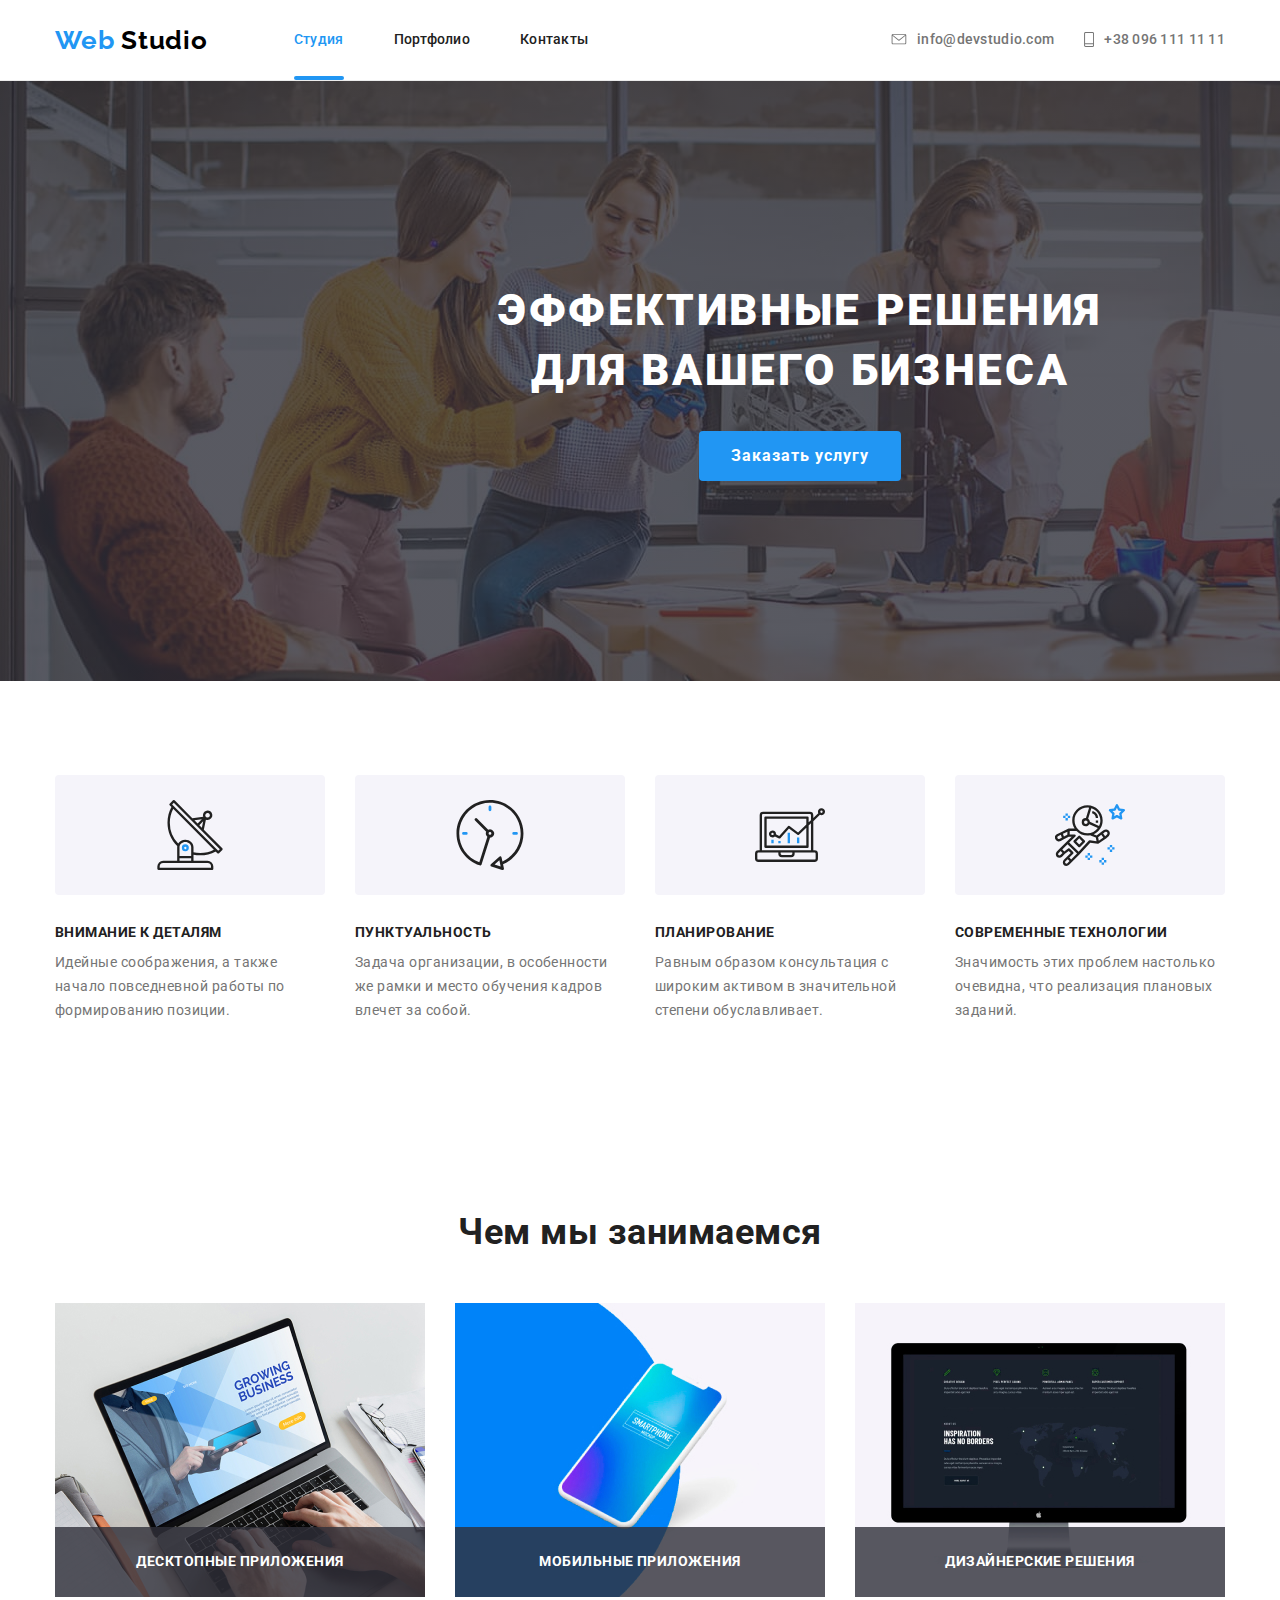
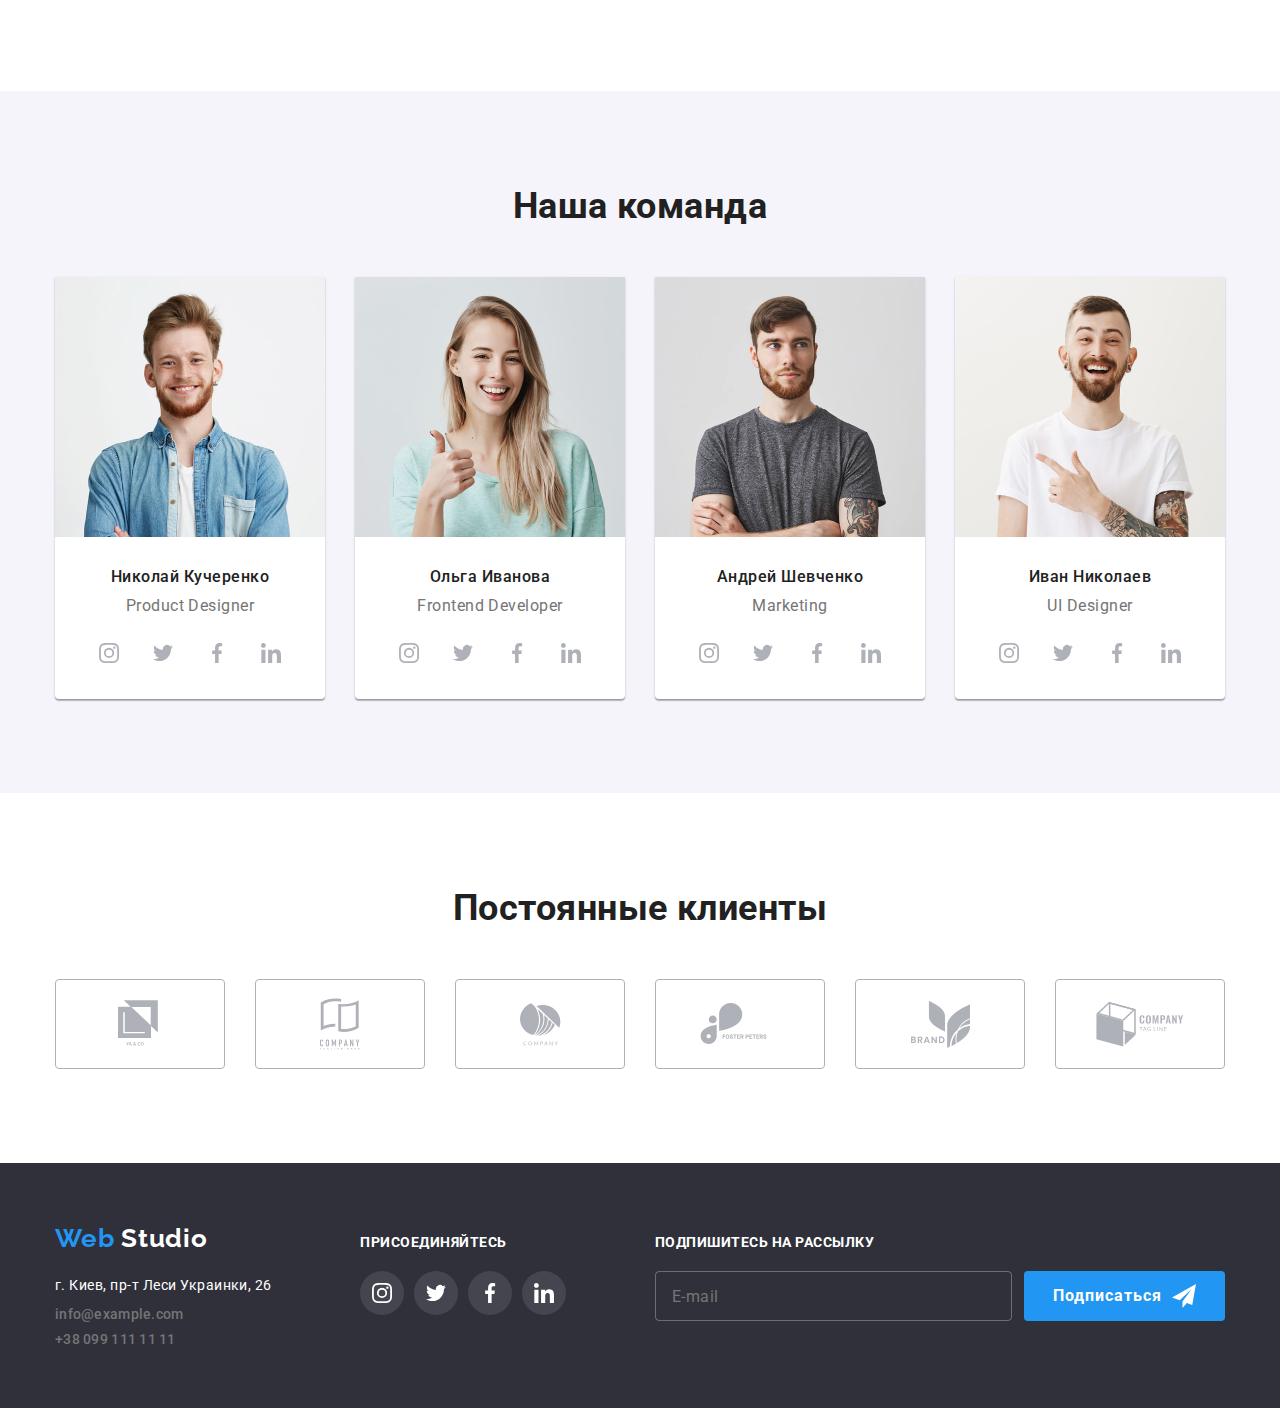
<file: index.html>
<!DOCTYPE html>
<html lang="ru">
 <head>
  <meta charset="UTF-8" />
  <meta http-equiv="X-UA-Compatible" content="IE=edge" />
  <meta name="viewport" content="width=device-width, initial-scale=1.0" />
  <title>Document</title>
  <link rel="preconnect" href="https://fonts.googleapis.com" />
  <link rel="preconnect" href="https://fonts.gstatic.com" crossorigin />
  <link
   href="https://fonts.googleapis.com/css2?family=Raleway:wght@700&family=Roboto:wght@400;500;700&display=swap"
   rel="stylesheet"
  />
  <link
   rel="stylesheet"
   href="https://cdnjs.cloudflare.com/ajax/libs/modern-normalize/1.1.0/modern-normalize.min.css"
  />
  <link rel="stylesheet" href="./css/styles.css" />
 </head>
 <body>
  <header>
   <div class="container header-container">
    <nav>
     <a class="logo" href=""><span class="logo-accent">Web</span> Studio</a>
     <ul class="site-nav">
      <li class="item">
       <a class="link current" href="./index.html">Студия</a>
      </li>
      <li class="item"><a class="link" href="./portfolio.html">Портфолио</a></li>
      <li class="item"><a class="link" href="">Контакты</a></li>
     </ul>
    </nav>

    <ul class="contacts">
     <li class="item">
      <a class="link" href="mailto:info@example.com"
       ><svg width="16px" height="11px">
        <use href="./image/icons.svg#icon-envelope"></use>
       </svg>
       info@devstudio.com
      </a>
     </li>
     <li class="item">
      <a class="link" href="tel:+380991111111"
       ><svg width="10px" height="15px">
        <use href="./image/icons.svg#icon-phone"></use>
       </svg>
       +38 096 111 11 11
      </a>
     </li>
    </ul>
   </div>
  </header>

  <main>
   <section class="hero">
    <h1 class="title">Эффективные решения для вашего бизнеса</h1>
    <div><button data-modal-open class="button">Заказать услугу</button></div>
   </section>

   <section class="section features">
    <div class="container">
     <h2>Преимущества</h2>
     <ul class="feature-list">
      <li class="item">
       <div>
        <svg>
         <use href="./image/icons.svg#icon-antenna"></use>
        </svg>
       </div>
       <h3 class="title">Внимание к деталям</h3>
       <p class="text">
        Идейные соображения, а также начало повседневной работы по формированию позиции.
       </p>
      </li>
      <li class="item">
       <div>
        <svg>
         <use href="./image/icons.svg#icon-clock"></use>
        </svg>
       </div>
       <h3 class="title">Пунктуальность</h3>
       <p class="text">
        Задача организации, в особенности же рамки и место обучения кадров влечет за собой.
       </p>
      </li>
      <li class="item">
       <div>
        <svg>
         <use href="./image/icons.svg#icon-diagram"></use>
        </svg>
       </div>
       <h3 class="title">Планирование</h3>
       <p class="text">
        Равным образом консультация с широким активом в значительной степени обуславливает.
       </p>
      </li>
      <li class="item">
       <div>
        <svg>
         <use href="./image/icons.svg#icon-astronaut"></use>
        </svg>
       </div>
       <h3 class="title">Современные технологии</h3>
       <p class="text">
        Значимость этих проблем настолько очевидна, что реализация плановых заданий.
       </p>
      </li>
     </ul>
    </div>
   </section>

   <section class="section work">
    <div class="container">
     <h2 class="section-title">Чем мы занимаемся</h2>
     <ul class="work">
      <li class="item">
       <img src="./image/laptop.jpg" width="370" alt="Ноутбук" />
       <h3 class="title">Десктопные приложения</h3>
      </li>

      <li class="item">
       <img src="./image/smartphone.jpg" width="370" alt="Смартфон" />
       <h3 class="title">Мобильные приложения</h3>
      </li>

      <li class="item">
       <img src="./image/monitor.jpg" width="370" alt="Монитор" />
       <h3 class="title">Дизайнерские решения</h3>
      </li>
     </ul>
    </div>
   </section>

   <section class="section team">
    <div class="container">
     <h2 class="section-title">Наша команда</h2>
     <ul class="team-list">
      <li class="item card">
       <img src="./image/teammate1.jpg" width="270" alt="" />
       <h3 class="title">Николай Кучеренко</h3>
       <p class="text">Product Designer</p>
       <ul class="networks">
        <li class="item">
         <a href="">
          <svg>
           <use href="./image/icons.svg#icon-instagram"></use>
          </svg>
         </a>
        </li>
        <li class="item">
         <a href="">
          <svg>
           <use href="./image/icons.svg#icon-twitter"></use>
          </svg>
         </a>
        </li>
        <li class="item">
         <a href="">
          <svg>
           <use href="./image/icons.svg#icon-facebook"></use>
          </svg>
         </a>
        </li>
        <li class="item">
         <a href="">
          <svg>
           <use href="./image/icons.svg#icon-linkedin"></use>
          </svg>
         </a>
        </li>
       </ul>
      </li>

      <li class="item card">
       <img src="./image/teammate2.jpg" width="270" alt="" />
       <h3 class="title">Ольга Иванова</h3>
       <p class="text">Frontend Developer</p>
       <ul class="networks">
        <li class="item">
         <a href="">
          <svg>
           <use href="./image/icons.svg#icon-instagram"></use>
          </svg>
         </a>
        </li>
        <li class="item">
         <a href="">
          <svg>
           <use href="./image/icons.svg#icon-twitter"></use>
          </svg>
         </a>
        </li>
        <li class="item">
         <a href="">
          <svg>
           <use href="./image/icons.svg#icon-facebook"></use>
          </svg>
         </a>
        </li>
        <li class="item">
         <a href="">
          <svg>
           <use href="./image/icons.svg#icon-linkedin"></use>
          </svg>
         </a>
        </li>
       </ul>
      </li>

      <li class="item card">
       <img src="./image/teammate3.jpg" width="270" alt="" />
       <h3 class="title">Андрей Шевченко</h3>
       <p class="text">Marketing</p>
       <ul class="networks">
        <li class="item">
         <a href="">
          <svg>
           <use href="./image/icons.svg#icon-instagram"></use>
          </svg>
         </a>
        </li>
        <li class="item">
         <a href="">
          <svg>
           <use href="./image/icons.svg#icon-twitter"></use>
          </svg>
         </a>
        </li>
        <li class="item">
         <a href="">
          <svg>
           <use href="./image/icons.svg#icon-facebook"></use>
          </svg>
         </a>
        </li>
        <li class="item">
         <a href="">
          <svg>
           <use href="./image/icons.svg#icon-linkedin"></use>
          </svg>
         </a>
        </li>
       </ul>
      </li>

      <li class="item card">
       <img src="./image/teammate4.jpg" width="270" alt="" />
       <h3 class="title">Иван Николаев</h3>
       <p class="text">UI Designer</p>
       <ul class="networks">
        <li class="item">
         <a href="">
          <svg>
           <use href="./image/icons.svg#icon-instagram"></use>
          </svg>
         </a>
        </li>
        <li class="item">
         <a href="">
          <svg>
           <use href="./image/icons.svg#icon-twitter"></use>
          </svg>
         </a>
        </li>
        <li class="item">
         <a href="">
          <svg>
           <use href="./image/icons.svg#icon-facebook"></use>
          </svg>
         </a>
        </li>
        <li class="item">
         <a href="">
          <svg>
           <use href="./image/icons.svg#icon-linkedin"></use>
          </svg>
         </a>
        </li>
       </ul>
      </li>
     </ul>
    </div>
   </section>

   <section class="section customers">
    <div class="container">
     <h2 class="section-title">Постоянные клиенты</h2>
     <ul class="client-list">
      <li class="item">
       <svg width="44px" height="49px">
        <use href="./image/icons.svg#icon-logo1"></use>
       </svg>
      </li>
      <li class="item">
       <svg width="40px" height="52px">
        <use href="./image/icons.svg#icon-logo2"></use>
       </svg>
      </li>
      <li class="item">
       <svg width="41px" height="43px">
        <use href="./image/icons.svg#icon-logo3"></use>
       </svg>
      </li>
      <li class="item">
       <svg width="80px" height="42px">
        <use href="./image/icons.svg#icon-logo4"></use>
       </svg>
      </li>
      <li class="item">
       <svg width="59px" height="47px">
        <use href="./image/icons.svg#icon-logo5"></use>
       </svg>
      </li>
      <li class="item">
       <svg width="88px" height="45px">
        <use href="./image/icons.svg#icon-logo6"></use>
       </svg>
      </li>
     </ul>
    </div>
   </section>
  </main>

  <footer>
   <div class="container footer-container">
    <section class="footer item">
     <a class="logo" href=""><span class="logo-accent">Web</span> Studio</a>

     <address class="address">
      г. Киев, пр-т Леси Украинки, 26<br />
      <span class="contacts">
       <a class="link" href="mailto:info@example.com">info@example.com</a>
       <a class="link" href="tel:+380991111111">+38 099 111 11 11</a>
      </span>
     </address>
    </section>

    <section class="social item">
     <b class="title">Присоединяйтесь</b>
     <ul class="social-network">
      <li>
       <a href="">
        <svg>
         <use href="./image/icons.svg#icon-instagram"></use>
        </svg>
       </a>
      </li>
      <li>
       <a href="">
        <svg>
         <use href="./image/icons.svg#icon-twitter"></use>
        </svg>
       </a>
      </li>
      <li>
       <a href="">
        <svg>
         <use href="./image/icons.svg#icon-facebook"></use>
        </svg>
       </a>
      </li>
      <li>
       <a href="">
        <svg>
         <use href="./image/icons.svg#icon-linkedin"></use>
        </svg>
       </a>
      </li>
     </ul>
    </section>
    <section class="subscription item">
     <form class="form">
      <div class="form-field">
       <b class="title">Подпишитесь на рассылку</b>
       <div class="form-box">
        <input class="form-input" type="email" name="mail" id="mail" placeholder="E-mail" />

        <button class="button" type="submit">
         Подписаться
         <svg
          width="24"
          height="24"
          viewBox="0 0 24 24"
          fill="none"
          xmlns="http://www.w3.org/2000/svg"
         >
          <path
           d="M24 0L0 13.5L7.66994 16.3407L19.5 5.25002L10.5017 17.3896L10.509 17.3923L10.5 17.3896V24.0001L14.8013 18.982L20.2501 21.0001L24 0Z"
           fill="white"
          />
         </svg>
        </button>
       </div>
      </div>
     </form>
    </section>
   </div>
  </footer>
  <div data-modal class="backdrop is-hidden">
   <div class="modal">
    <form class="form">
     <h3 class="title">Оставьте свои данные, мы вам перезвоним</h3>
     <label class="form-field">
      <input class="form-input" type="text" name="name" placeholder=" " autocomplete="off" />
      <span class="form-label">Имя</span>
      <svg
       class="form-icon"
       width="18"
       height="18"
       viewBox="0 0 18 18"
       xmlns="http://www.w3.org/2000/svg"
      >
       <path
        d="M9 9C10.6575 9 12 7.6575 12 6C12 4.3425 10.6575 3 9 3C7.3425 3 6 4.3425 6 6C6 7.6575 7.3425 9 9 9ZM9 10.5C6.9975 10.5 3 11.505 3 13.5V14.25C3 14.6625 3.3375 15 3.75 15H14.25C14.6625 15 15 14.6625 15 14.25V13.5C15 11.505 11.0025 10.5 9 10.5Z"
       />
      </svg>
     </label>

     <label class="form-field">
      <input class="form-input" type="tel" name="telephone" placeholder=" " autocomplete="off" />
      <span class="form-label">Телефон</span>
      <svg class="form-icon" width="18" height="18" viewBox="0 0 18 18">
       <path
        d="M13.9958 11.1226L12.1576 10.9128C11.7162 10.8621 11.282 11.0141 10.9708 11.3253L9.63924 12.6568C7.59123 11.6147 5.91229 9.94302 4.8702 7.88776L6.209 6.54895C6.52018 6.23776 6.67216 5.80355 6.6215 5.36211L6.41163 3.53843C6.32479 2.80751 5.70966 2.25751 4.97151 2.25751H3.71955C2.90179 2.25751 2.22153 2.93777 2.27219 3.75553C2.65574 9.93578 7.59847 14.8713 13.7714 15.2548C14.5892 15.3055 15.2695 14.6252 15.2695 13.8075V12.5555C15.2767 11.8246 14.7267 11.2095 13.9958 11.1226V11.1226Z"
       />
      </svg>
     </label>

     <label class="form-field">
      <input class="form-input" type="email" name="mail" placeholder=" " autocomplete="off" />
      <span class="form-label">Почта</span>
      <svg
       class="form-icon"
       width="18"
       height="18"
       viewBox="0 0 18 18"
       xmlns="http://www.w3.org/2000/svg"
      >
       <path
        d="M15 3H3C2.175 3 1.5075 3.675 1.5075 4.5L1.5 13.5C1.5 14.325 2.175 15 3 15H15C15.825 15 16.5 14.325 16.5 13.5V4.5C16.5 3.675 15.825 3 15 3ZM14.7 6.1875L9.3975 9.5025C9.1575 9.6525 8.8425 9.6525 8.6025 9.5025L3.3 6.1875C3.1125 6.0675 3 5.865 3 5.6475C3 5.145 3.5475 4.845 3.975 5.1075L9 8.25L14.025 5.1075C14.4525 4.845 15 5.145 15 5.6475C15 5.865 14.8875 6.0675 14.7 6.1875Z"
       />
      </svg>
     </label>

     <label class="form-field comment">
      <textarea name="comment" rows="8" placeholder=" "></textarea>
      <span class="label">Комментарий</span>
     </label>

     <label class="checkbox-label">
      <input class="checkbox" type="checkbox" name="conditions" />
      <span class="checkbox-icon"></span>
      Соглашаюсь с рассылкой и принимаю
      <a class="label-accent" href="">Условия договора</a>
     </label>

     <button class="submit-button" type="submit">Отправить</button>
    </form>

    <button class="close-button" data-modal-close>
     <svg width="11" height="11" viewBox="0 0 11 11" xmlns="http://www.w3.org/2000/svg">
      <path
       d="M11 1.10786L9.89214 0L5.5 4.39214L1.10786 0L0 1.10786L4.39214 5.5L0 9.89214L1.10786 11L5.5 6.60786L9.89214 11L11 9.89214L6.60786 5.5L11 1.10786Z"
      />
     </svg>
    </button>
   </div>
  </div>
  <script src="./js/modal.js"></script>
  <script></script>
 </body>
</html>
</file>
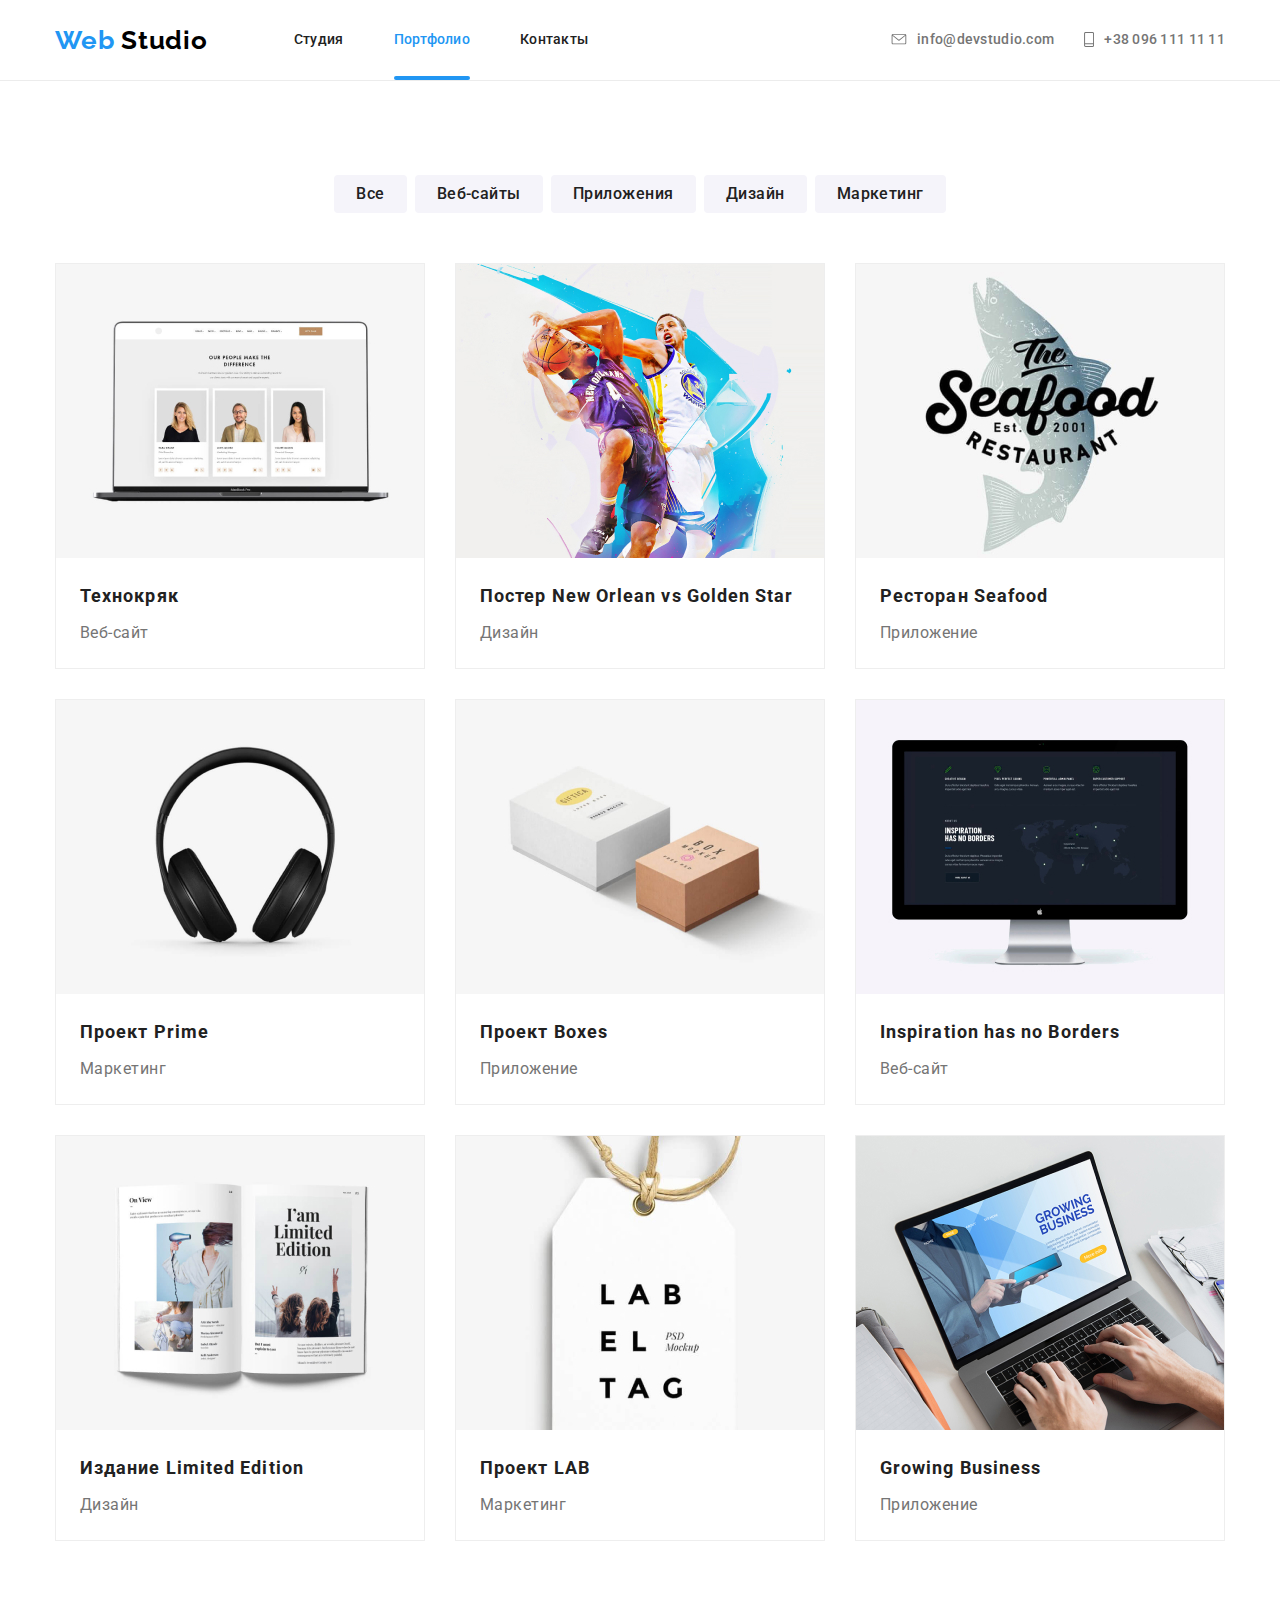
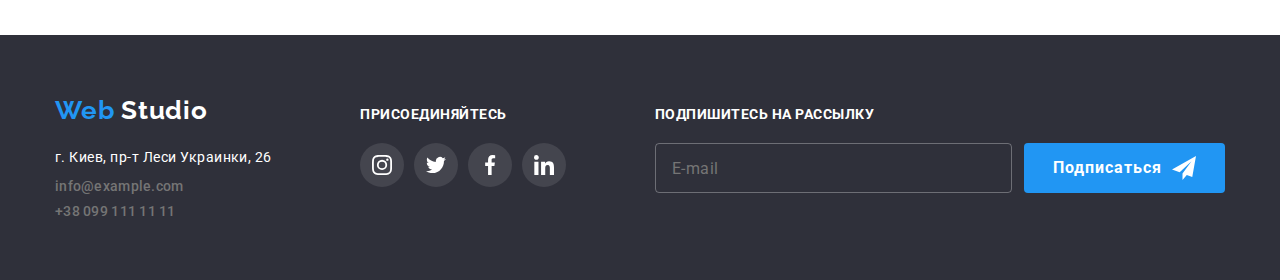
<file: portfolio.html>
<!DOCTYPE html>
<html lang="ru">
 <head>
  <meta charset="UTF-8" />
  <meta http-equiv="X-UA-Compatible" content="IE=edge" />
  <meta name="viewport" content="width=device-width, initial-scale=1.0" />
  <title>Document</title>
  <link rel="preconnect" href="https://fonts.googleapis.com" />
  <link rel="preconnect" href="https://fonts.gstatic.com" crossorigin />
  <link
   href="https://fonts.googleapis.com/css2?family=Raleway:wght@700&family=Roboto:wght@400;500;700&display=swap"
   rel="stylesheet"
  />
  <link
   rel="stylesheet"
   href="https://cdnjs.cloudflare.com/ajax/libs/modern-normalize/1.1.0/modern-normalize.min.css"
  />
  <link rel="stylesheet" href="./css/styles.css" />
 </head>
 <body>
  <header>
   <div class="container header-container">
    <nav>
     <a class="logo" href=""><span class="logo-accent">Web</span> Studio</a>
     <ul class="site-nav">
      <li class="item"><a class="link" href="./index.html">Студия</a></li>
      <li class="item">
       <a class="link current" href="./portfolio.html">Портфолио</a>
      </li>
      <li class="item"><a class="link" href="">Контакты</a></li>
     </ul>
    </nav>

    <ul class="contacts">
     <li class="item">
      <a class="link" href="mailto:info@example.com">
       <svg width="16px" height="11px">
        <use href="./image/icons.svg#icon-envelope"></use>
       </svg>
       info@devstudio.com
      </a>
     </li>
     <li class="item">
      <a class="link" href="tel:+380991111111">
       <svg width="10px" height="15px">
        <use href="./image/icons.svg#icon-phone"></use>
       </svg>
       +38 096 111 11 11
      </a>
     </li>
    </ul>
   </div>
  </header>

  <main class="portfolio-main">
   <div class="container">
    <ul class="filters">
     <li class="item">
      <button type="button">Все</button>
     </li>
     <li class="item">
      <button type="button">Веб-сайты</button>
     </li>
     <li class="item">
      <button type="button">Приложения</button>
     </li>
     <li class="item">
      <button type="button">Дизайн</button>
     </li>
     <li class="item">
      <button type="button">Маркетинг</button>
     </li>
    </ul>

    <ul class="portfolio">
     <li class="item">
      <a>
       <div class="img-box">
        <img src="./image/portfolio_notebook.jpg" alt="Ноутбук" width="370" />
        <p class="text">
         Технокряк это современная площадка распространения коронавируса. Компании используют эту
         платформу для цифрового шпионажа и атак на защищённые сервера конкурентов.
        </p>
       </div>
       <div class="name">
        <h2 class="title">Технокряк</h2>
        <p>Веб-сайт</p>
       </div>
      </a>
     </li>
     <li class="item">
      <a>
       <div class="img-box">
        <img src="./image/portfolio_basketball.jpg" alt="Баскетбол" width="370" />
        <p class="text">
         Технокряк это современная площадка распространения коронавируса. Компании используют эту
         платформу для цифрового шпионажа и атак на защищённые сервера конкурентов.
        </p>
       </div>
       <div class="name">
        <h2 class="title">Постер New Orlean vs Golden Star</h2>
        <p>Дизайн</p>
       </div>
      </a>
     </li>
     <li class="item">
      <a>
       <div class="img-box">
        <img src="./image/portfolio_fish.jpg" alt="Рыба" width="370" />
        <p class="text">
         Технокряк это современная площадка распространения коронавируса. Компании используют эту
         платформу для цифрового шпионажа и атак на защищённые сервера конкурентов.
        </p>
       </div>
       <div class="name">
        <h2 class="title">Ресторан Seafood</h2>
        <p>Приложение</p>
       </div>
      </a>
     </li>
     <li class="item">
      <a>
       <div class="img-box">
        <img src="./image/portfolio_headphones.jpg" alt="Наушники" width="370" />
        <p class="text">
         Технокряк это современная площадка распространения коронавируса. Компании используют эту
         платформу для цифрового шпионажа и атак на защищённые сервера конкурентов.
        </p>
       </div>
       <div class="name">
        <h2 class="title">Проект Prime</h2>
        <p>Маркетинг</p>
       </div>
      </a>
     </li>
     <li class="item">
      <a>
       <div class="img-box">
        <img src="./image/portfolio_boxes.jpg" alt="Боксы" width="370" />
        <p class="text">
         Технокряк это современная площадка распространения коронавируса. Компании используют эту
         платформу для цифрового шпионажа и атак на защищённые сервера конкурентов.
        </p>
       </div>
       <div class="name">
        <h2 class="title">Проект Boxes</h2>
        <p>Приложение</p>
       </div>
      </a>
     </li>
     <li class="item">
      <a>
       <div class="img-box">
        <img src="./image/portfolio_monitor.jpg" alt="Монитор" width="370" />
        <p class="text">
         Технокряк это современная площадка распространения коронавируса. Компании используют эту
         платформу для цифрового шпионажа и атак на защищённые сервера конкурентов.
        </p>
       </div>
       <div class="name">
        <h2 class="title">Inspiration has no Borders</h2>
        <p>Веб-сайт</p>
       </div>
      </a>
     </li>
     <li class="item">
      <a>
       <div class="img-box">
        <img src="./image/portfolio_magazine.jpg" alt="Журнал" width="370" />
        <p class="text">
         Технокряк это современная площадка распространения коронавируса. Компании используют эту
         платформу для цифрового шпионажа и атак на защищённые сервера конкурентов.
        </p>
       </div>
       <div class="name">
        <h2 class="title">Издание Limited Edition</h2>
        <p>Дизайн</p>
       </div>
      </a>
     </li>
     <li class="item">
      <a>
       <div class="img-box">
        <img src="./image/portfolio_tag.jpg" alt="Ярлык" width="370" />
        <p class="text">
         Технокряк это современная площадка распространения коронавируса. Компании используют эту
         платформу для цифрового шпионажа и атак на защищённые сервера конкурентов.
        </p>
       </div>
       <div class="name">
        <h2 class="title">Проект LAB</h2>
        <p>Маркетинг</p>
       </div>
      </a>
     </li>
     <li class="item">
      <a>
       <div class="img-box">
        <img src="./image/portfolio_typing.jpg" alt="Печать" width="370" />
        <p class="text">
         Технокряк это современная площадка распространения коронавируса. Компании используют эту
         платформу для цифрового шпионажа и атак на защищённые сервера конкурентов.
        </p>
       </div>
       <div class="name">
        <h2 class="title">Growing Business</h2>
        <p>Приложение</p>
       </div>
      </a>
     </li>
    </ul>
   </div>
  </main>

  <footer>
   <div class="container footer-container">
    <section class="footer item">
     <a class="logo" href=""><span class="logo-accent">Web</span> Studio</a>

     <address class="address">
      г. Киев, пр-т Леси Украинки, 26<br />
      <span class="contacts">
       <a class="link" href="mailto:info@example.com">info@example.com</a>
       <a class="link" href="tel:+380991111111">+38 099 111 11 11</a>
      </span>
     </address>
    </section>

    <section class="social item">
     <b class="title">Присоединяйтесь</b>
     <ul class="social-network">
      <li>
       <a href="">
        <svg>
         <use href="./image/icons.svg#icon-instagram"></use>
        </svg>
       </a>
      </li>
      <li>
       <a href="">
        <svg>
         <use href="./image/icons.svg#icon-twitter"></use>
        </svg>
       </a>
      </li>
      <li>
       <a href="">
        <svg>
         <use href="./image/icons.svg#icon-facebook"></use>
        </svg>
       </a>
      </li>
      <li>
       <a href="">
        <svg>
         <use href="./image/icons.svg#icon-linkedin"></use>
        </svg>
       </a>
      </li>
     </ul>
    </section>
    <section class="subscription item">
     <form class="form">
      <div class="form-feild">
       <b class="title">Подпишитесь на рассылку</b>
       <div class="form-box">
        <input class="form-input" type="email" name="mail" id="mail" placeholder="E-mail" />

        <button class="button" type="submit">
         Подписаться
         <svg
          width="24"
          height="24"
          viewBox="0 0 24 24"
          fill="none"
          xmlns="http://www.w3.org/2000/svg"
         >
          <path
           d="M24 0L0 13.5L7.66994 16.3407L19.5 5.25002L10.5017 17.3896L10.509 17.3923L10.5 17.3896V24.0001L14.8013 18.982L20.2501 21.0001L24 0Z"
           fill="white"
          />
         </svg>
        </button>
       </div>
      </div>
     </form>
    </section>
   </div>
  </footer>
 </body>
</html>
</file>
<file: css/styles.css>
html {
 box-sizing: border-box;
}

*,
*::before,
*::after {
 box-sizing: inherit;
}

img {
 display: block;
}

/* основной цвет текста #757575 */
/* вторичный #212121 */
/* белый#FFFFFF  */
/* акцент #2196F3 */
/* цвет лого #000000 */
/* цвет контактов rgba(255, 255, 255, 0.6) */
/* вторичный цвет фона #F5F4FA */
/* цвет футера #2F303A */
:root {
 --primary-text-color: #757575;
 --title-text-color: #212121;
 --accent-color: #2196f3;
 --white-color: #ffffff;
 --secondary-bg-color: #f5f4fa;
}

ul {
 list-style: none;
}

ul,
p,
h1,
h2,
h3 {
 margin-top: 0;
 margin-bottom: 0;
 padding-left: 0;
}

body {
 background-color: var(--white-color);
 color: var(--primary-text-color);

 font-family: Roboto, sans-serif;
 letter-spacing: 0.03em;
}

.container {
 margin-right: auto;
 margin-left: auto;
 width: 1200px;
 padding: 0 15px;
 /* outline: 2px solid tomato; */
}

.logo {
 color: #000000;
}

.logo-accent {
 color: #2196f3;
}

.logo,
.logo-accent,
.footer .logo {
 font-family: Raleway, sans-serif;
 font-weight: 700;
 font-size: 26px;
 line-height: 1.19;

 letter-spacing: 0.03em;
 text-decoration: none;
}

header {
 border-bottom: 1px solid #ececec;
}

/* site-nav */
.site-nav {
 display: flex;
 margin-left: 86px;
}

.site-nav .item:not(:last-child) {
 margin-right: 50px;
}

header .contacts {
 display: flex;
 margin-left: auto;
}

.contacts .item:not(:last-child) {
 margin-right: 30px;
}

.contacts .link {
 display: flex;
 align-items: center;
}

.contacts svg {
 margin-right: 10px;
 fill: currentColor;
}

.header-container {
 display: flex;
 align-items: center;
}

nav {
 display: flex;
 align-items: center;
}

.site-nav .link {
 display: block;
 padding-top: 32px;
 padding-bottom: 32px;

 color: var(--title-text-color);

 font-weight: 500;
 font-size: 14px;
 line-height: 1.14;
 letter-spacing: 0.02em;
 text-decoration: none;

 transition: color 250ms cubic-bezier(0.4, 0, 0.2, 1);
}
/* Навігація */
.site-nav .item {
 position: relative;
}

.site-nav .link:hover,
.site-nav .link:focus {
 color: var(--accent-color);
}

.site-nav .link.current {
 color: var(--accent-color);
}

.site-nav .link.current::before {
 content: '';
 position: absolute;
 width: 100%;
 height: 4px;
 bottom: 0;
 left: 0;
 border-radius: 2px;
 background-color: var(--accent-color);
}

.contacts .link {
 color: var(--primary-text-color);

 font-weight: 500;
 font-size: 14px;
 line-height: 1.14;
 letter-spacing: 0.02em;
 text-decoration: none;

 transition: color 250ms cubic-bezier(0.4, 0, 0.2, 1);
}

.header-container .contacts .link:hover,
.header-container .contacts .link:focus {
 color: var(--accent-color);
}

/* Стили для index.html */
/* Герой */
.hero {
 display: flex;
 flex-direction: column;
 justify-content: center;
 align-items: center;

 margin-right: auto;
 margin-left: auto;
 text-align: center;

 background: linear-gradient(rgba(47, 48, 58, 0.8), rgba(47, 48, 58, 0.8)),
  url('../image/heroimg.jpg');
 width: 1600px;
 height: 600px;
}

.hero .title {
 margin-bottom: 30px;
 max-width: 700px;

 color: var(--white-color);

 font-weight: 900;
 font-size: 44px;
 line-height: 1.36;

 text-align: center;
 letter-spacing: 0.06em;
 text-transform: uppercase;
}

.hero .button {
 display: inline-block;
 padding: 10px 32px;
 border-radius: 4px;
 border: none;

 color: var(--white-color);
 background-color: var(--accent-color);

 font-weight: 700;
 font-size: 16px;
 line-height: 1.88;

 letter-spacing: 0.06em;
 text-decoration: none;
}

.hero .button:hover,
.hero .button {
 cursor: pointer;
}

.section {
 padding-top: 94px;
 padding-bottom: 94px;
}

/* ЗАГОЛОВКИ СЕКЦІЙ */
.section-title {
 margin-bottom: 50px;

 color: var(--title-text-color);

 font-size: 36px;
 line-height: 1.17;

 text-align: center;
}

/* Переваги */
.feature-list {
 display: flex;
}

.feature-list .item + .item {
 margin-left: 30px;
}

.feature-list .title {
 margin-bottom: 10px;

 color: var(--title-text-color);

 font-size: 14px;
 line-height: 1.14;

 text-transform: uppercase;
}

.feature-list .text {
 font-size: 14px;
 line-height: 1.71;
}

.feature-list .item svg {
 width: 70px;
 height: 70px;
}

.feature-list .item div {
 display: flex;
 align-items: center;
 justify-content: center;

 width: 270px;
 height: 120px;

 margin-bottom: 30px;

 background: #f5f4fa;
 border-radius: 4px;
}

.features h2 {
 position: absolute;
 width: 1px;
 height: 1px;
 margin: -1px;
 border: 0;
 padding: 0;
 clip: rect(0 0 0 0);
 overflow: hidden;
}
/* Роботи */

.work {
 display: flex;
}

.work .item {
 position: relative;
}

.work .item + .item {
 margin-left: 30px;
}

.work .title {
 display: flex;
 justify-content: center;
 align-items: center;

 position: absolute;
 width: 100%;
 min-height: 70px;
 bottom: 0;

 background: rgba(47, 48, 58, 0.8);

 color: var(--white-color);

 font-size: 14px;
 line-height: 1.14;

 text-transform: uppercase;
}

/* Команда */
.team {
 background: var(--secondary-bg-color);
}

.team-list {
 display: flex;
}

.team-list .item + .item {
 margin-left: 30px;
}

.networks {
 display: flex;
 justify-content: center;

 margin-bottom: 24px;
}

.networks .item + .item {
 margin-left: 10px;
}

.networks .item a {
 width: 44px;
 height: 44px;

 display: flex;
 justify-content: center;
 align-items: center;

 border-radius: 50%;
 color: #afb1b8;

 transition: background-color 250ms cubic-bezier(0.4, 0, 0.2, 1),
  color 250ms cubic-bezier(0.4, 0, 0.2, 1);
}

.networks .item a:hover,
.networks .item a:focus {
 background-color: var(--accent-color);
 border-radius: 50%;
 cursor: pointer;

 color: #ffffff;
}

.networks .item svg {
 width: 20px;
 height: 20px;

 fill: currentColor;
}

.team-list .card {
 background: #ffffff;
 box-shadow: 0px 1px 3px rgba(0, 0, 0, 0.12), 0px 1px 1px rgba(0, 0, 0, 0.14),
  0px 2px 1px rgba(0, 0, 0, 0.2);
 border-radius: 0px 0px 4px 4px;
}

.team-list .title {
 margin-bottom: 10px;

 color: var(--title-text-color);

 font-weight: 500;
 font-size: 16px;
 line-height: 1.19;
 text-align: center;
}

.team-list .card > img {
 margin-bottom: 30px;
}

.team-list .text {
 margin-bottom: 16px;

 font-size: 16px;
 line-height: 1.19;
 text-align: center;
}

.client-list {
 display: flex;
 justify-content: center;
}

.client-list .item + .item {
 margin-left: 30px;
}

.client-list .item {
 width: 170px;
 height: 90px;
 border: 1px solid #afb1b8;
 border-radius: 4px;

 display: flex;
 justify-content: center;
 align-items: center;

 color: #afb1b8;

 transition: border-color 250ms cubic-bezier(0.4, 0, 0.2, 1),
  color 250ms cubic-bezier(0.4, 0, 0.2, 1);
}

.client-list .item:hover,
.client-list .item:focus {
 color: var(--accent-color);
 border-color: var(--accent-color);
 cursor: pointer;
}

.client-list svg {
 fill: currentColor;
}

/* Футер */
.footer-container {
 display: flex;
 justify-content: space-between;

 padding-top: 60px;
 padding-bottom: 60px;
}

footer {
 color: var(--white-color);
 background-color: #2f303a;
}

.footer .contacts {
 color: rgba(255, 255, 255, 0.6);

 font-size: 14px;
 line-height: 1.71;
}

.footer .address {
 font-style: normal;
 font-size: 14px;
 line-height: 1.71;
}

.footer .logo {
 display: inline-block;
 margin-bottom: 20px;

 color: var(--white-color);
}

.footer .contacts a {
 margin-top: 9px;
}

.social .title,
.subscription .title {
 display: inline-block;
 margin-bottom: 20px;
 margin-top: 12px;

 font-size: 14px;
 line-height: 1.14;

 text-transform: uppercase;
}

.social-network {
 display: flex;
 justify-content: space-between;

 width: 206px;
}

.social-network li a {
 width: 44px;
 height: 44px;

 display: flex;
 justify-content: center;
 align-items: center;

 background: rgba(255, 255, 255, 0.1);
 border-radius: 50%;

 color: #ffffff;

 transition: background-color 250ms cubic-bezier(0.4, 0, 0.2, 1);
}

.social-network li a:hover,
.social-network li a:focus {
 background-color: var(--accent-color);
 border-radius: 50%;
 cursor: pointer;
}

.social-network a svg {
 width: 20px;
 height: 20px;

 fill: currentColor;
}

/* Стили для portfolio.html */
.filters {
 margin-bottom: 50px;

 display: flex;
 justify-content: center;
}

.filters .item + .item {
 margin-left: 8px;
}

.filters button {
 padding: 6px 22px;
 border-radius: 4px;

 border: none;
 color: var(--title-text-color);
 background-color: var(--secondary-bg-color);

 font-weight: 500;
 font-size: 16px;
 line-height: 1.62;
 letter-spacing: 0.03em;

 transition: background-color 250ms cubic-bezier(0.4, 0, 0.2, 1),
  color 250ms cubic-bezier(0.4, 0, 0.2, 1), box-shadow 250ms cubic-bezier(0.4, 0, 0.2, 1);
}

.filters button:hover,
.filters button:focus {
 color: var(--white-color);
 background-color: var(--accent-color);
 box-shadow: 0px 3px 1px rgba(0, 0, 0, 0.1), 0px 1px 2px rgba(0, 0, 0, 0.08),
  0px 2px 2px rgba(0, 0, 0, 0.12);
 cursor: pointer;
}

.portfolio .img-box {
 position: relative;
 overflow: hidden;
}

.portfolio {
 display: flex;
 flex-wrap: wrap;
}

.portfolio .text {
 padding: 63px 24px;
 position: absolute;
 top: 0;
 left: 0;
 width: 100%;
 height: 100%;
 background: rgba(33, 150, 243, 0.9);

 transform: translateY(101%);
 transition: transform 250ms cubic-bezier(0.4, 0, 0.2, 1);
}

.portfolio .item:hover .text,
.portfolio .item:focus .text {
 transform: translateY(0);
}

/* .portfolio .img-box::before {
 display: inline-block;
 content: '';

 position: absolute;
 top: 0;
 left: 0;
 width: 100%;
 height: 100%;
 background: rgba(33, 150, 243, 0.9);
 opacity: 0;

 transform: translateY(100%);
 transition: transform 250ms cubic-bezier(0.4, 0, 0.2, 1);
} */
.portfolio .item:hover,
.portfolio .item:focus {
 box-shadow: 0px 1px 1px rgba(0, 0, 0, 0.12), 0px 4px 4px rgba(0, 0, 0, 0.06),
  1px 4px 6px rgba(0, 0, 0, 0.16);
 cursor: pointer;
}

.portfolio .item {
 width: calc((100% - 60px) / 3);

 margin-right: 30px;
 margin-bottom: 30px;
 border: 1px solid #eeeeee;

 transition: box-shadow 250ms cubic-bezier(0.4, 0, 0.2, 1);
}

.portfolio .item:nth-child(3n) {
 margin-right: 0;
}

.portfolio .item:nth-last-child(-n + 3) {
 margin-bottom: 0;
}

.portfolio .title {
 margin-top: 20px;
 margin-bottom: 4px;

 color: var(--title-text-color);

 font-size: 18px;
 line-height: 2;

 letter-spacing: 0.06em;
}

.portfolio p {
 font-size: 16px;
 line-height: 1.88;
}

.portfolio .text {
 color: var(--white-color);

 font-size: 18px;
 line-height: 1.56;
}

.portfolio .item a .name {
 padding: 0 24px 20px 24px;
}

.portfolio-main {
 margin-top: 94px;
 margin-bottom: 94px;
}

/* МОДАЛЬНОЕ ОКНО */
.backdrop {
 position: fixed;
 top: 0;
 left: 0;
 width: 100%;
 height: 100%;
 background-color: rgba(0, 0, 0, 0.2);

 opacity: 1;
 transition: opacity 250ms cubic-bezier(0.4, 0, 0.2, 1);
}

.backdrop.is-hidden {
 opacity: 0;
 pointer-events: none;
 visibility: hidden;
}

.backdrop.is-hidden .modal {
 transform: translate(-50%, -50%) scale(0.9);
 opacity: 0;
}

.modal {
 position: absolute;
 top: 50%;
 left: 50%;

 width: 530px;
 min-height: 580px;

 background-color: #fff;

 opacity: 1;
 transform: translate(-50%, -50%) scale(1);
 transition: transform 250ms cubic-bezier(0.4, 0, 0.2, 1),
  opacity 250ms cubic-bezier(0.4, 0, 0.2, 1);
}

/* кнопка модалки */
.close-button {
 position: absolute;
 top: 8px;
 right: 8px;
 transition: color 250ms cubic-bezier(0.4, 0, 0.2, 1);

 display: flex;
 justify-content: center;
 align-items: center;

 width: 30px;
 height: 30px;

 fill: #000000;
 background: #ffffff;
 border: 1px solid rgba(0, 0, 0, 0.1);
 border-radius: 50%;
}

.close-button:hover,
.close-button:focus {
 border-radius: 50%;
 cursor: pointer;
 fill: var(--accent-color);
}
/* ФОРМА */
.subscription .form {
 width: 570px;
 height: 86px;
}

.subscription .form-field {
 display: flex;
 flex-direction: column;
}

.subscription .form-input {
 width: 358px;
 height: 50px;
 margin-right: 12px;

 background: transparent;
 border: 1px solid rgba(255, 255, 255, 0.3);
 border-radius: 4px;

 letter-spacing: 0.03em;
 color: rgba(255, 255, 255, 0.6);
 padding: 15px 16px;
}

.form-box {
 display: flex;
 align-items: center;
}

.form-box .button {
 display: flex;
 align-items: center;

 padding: 10px 29px;
 border-radius: 4px;
 border: none;

 color: var(--white-color);
 background-color: var(--accent-color);
 font-weight: 700;
 font-size: 16px;
 line-height: 1.88;

 letter-spacing: 0.06em;
 text-decoration: none;
}

.form-box .button:hover,
.form-box .button:focus {
 cursor: pointer;
}

.form-box .button svg {
 margin-left: 10px;
}

/* форма модальное окно */

.modal .form {
 display: flex;
 flex-direction: column;

 padding: 40px;
}

.modal .title {
 margin-bottom: 30px;

 font-weight: 700;
 font-size: 20px;
 line-height: 1.15;
 letter-spacing: 0.03em;

 color: #212121;
}
.modal .form-field {
 position: relative;

 margin-bottom: 28px;
}

.modal .form-input {
 width: 100%;
 margin: 0;
 padding: 10px 42px;

 border: 1px solid rgba(33, 33, 33, 0.2);
 border-radius: 4px;
}

.form-input:focus {
 outline: 1px solid var(--accent-color);
 border: 1px solid var(--accent-color);
}

.modal .form-label {
 pointer-events: none;
 position: absolute;
 top: 50%;
 left: 42px;

 font-size: 14px;
 line-height: 1.14;
 letter-spacing: 0.01em;

 color: #757575;

 transform: translateY(-50%);
 transition: transform 250ms cubic-bezier(0.4, 0, 0.2, 1), left 250ms cubic-bezier(0.4, 0, 0.2, 1);
}

.form-input:focus + .form-label,
.form-input:not(:placeholder-shown) + .form-label {
 color: var(--accent-color);
 left: 16px;
 transform: translateY(-38px);
}

.form-icon {
 pointer-events: none;
 position: absolute;
 top: 50%;
 left: 16px;
 fill: #212121;

 transform: translateY(-50%);
 transition: fill 250ms cubic-bezier(0.4, 0, 0.2, 1);
}

.form-input:focus ~ .form-icon,
.form-input:not(:placeholder-shown) ~ .form-icon {
 fill: var(--accent-color);
}

.modal .form-field.comment {
 margin-bottom: 20px;
}
textarea {
 resize: none;
 width: 100%;

 border: 1px solid rgba(33, 33, 33, 0.2);
 border-radius: 4px;
}

textarea:focus {
 outline: 1px solid var(--accent-color);
 border: 1px solid var(--accent-color);
}

textarea + .label {
 pointer-events: none;
 position: absolute;
 top: 12px;
 left: 16px;

 font-size: 14px;
 line-height: 1.14;
 letter-spacing: 0.01em;

 color: #757575;

 transition: transform 250ms cubic-bezier(0.4, 0, 0.2, 1);
}

textarea:focus + .label,
textarea:not(:placeholder-shown) + .label {
 color: var(--accent-color);
 transform: translateY(-30px);
}
/* ЧЕКБОКС */
.checkbox {
 position: absolute;
 width: 1px;
 height: 1px;
 margin: -1px;
 border: 0;
 padding: 0;
 clip: rect(0 0 0 0);
 overflow: hidden;
}

.checkbox-icon {
 display: inline-block;
 width: 16px;
 height: 15px;
 margin-right: 8px;

 border: 2px solid #000000;

 border-radius: 4px;
}

.checkbox:checked + .checkbox-icon {
 border-color: var(--accent-color);
 background-color: var(--accent-color);
 background-size: contain;
 background-image: url('../image/icon-check.svg');
 background-origin: border-box;
}
.checkbox:hover + .checkbox-icon {
 cursor: pointer;
}

.checkbox-label {
 padding: 0 10px;
 margin-bottom: 30px;
 font-weight: 400;
 font-size: 14px;
 line-height: 1.7;
 letter-spacing: 0.03em;

 color: #757575;
}

.label-accent {
 color: var(--accent-color);
}

.submit-button {
 max-width: 200px;
 padding: 10px 55px;
 margin: 0 auto;

 font-weight: 700;
 font-size: 16px;
 line-height: 1.88;
 letter-spacing: 0.06em;

 border: none;
 color: var(--white-color);
 background-color: var(--accent-color);
 box-shadow: 0px 4px 4px rgba(0, 0, 0, 0.15);
 border-radius: 4px;
}

.submit-button:hover {
 cursor: pointer;
}
</file>
